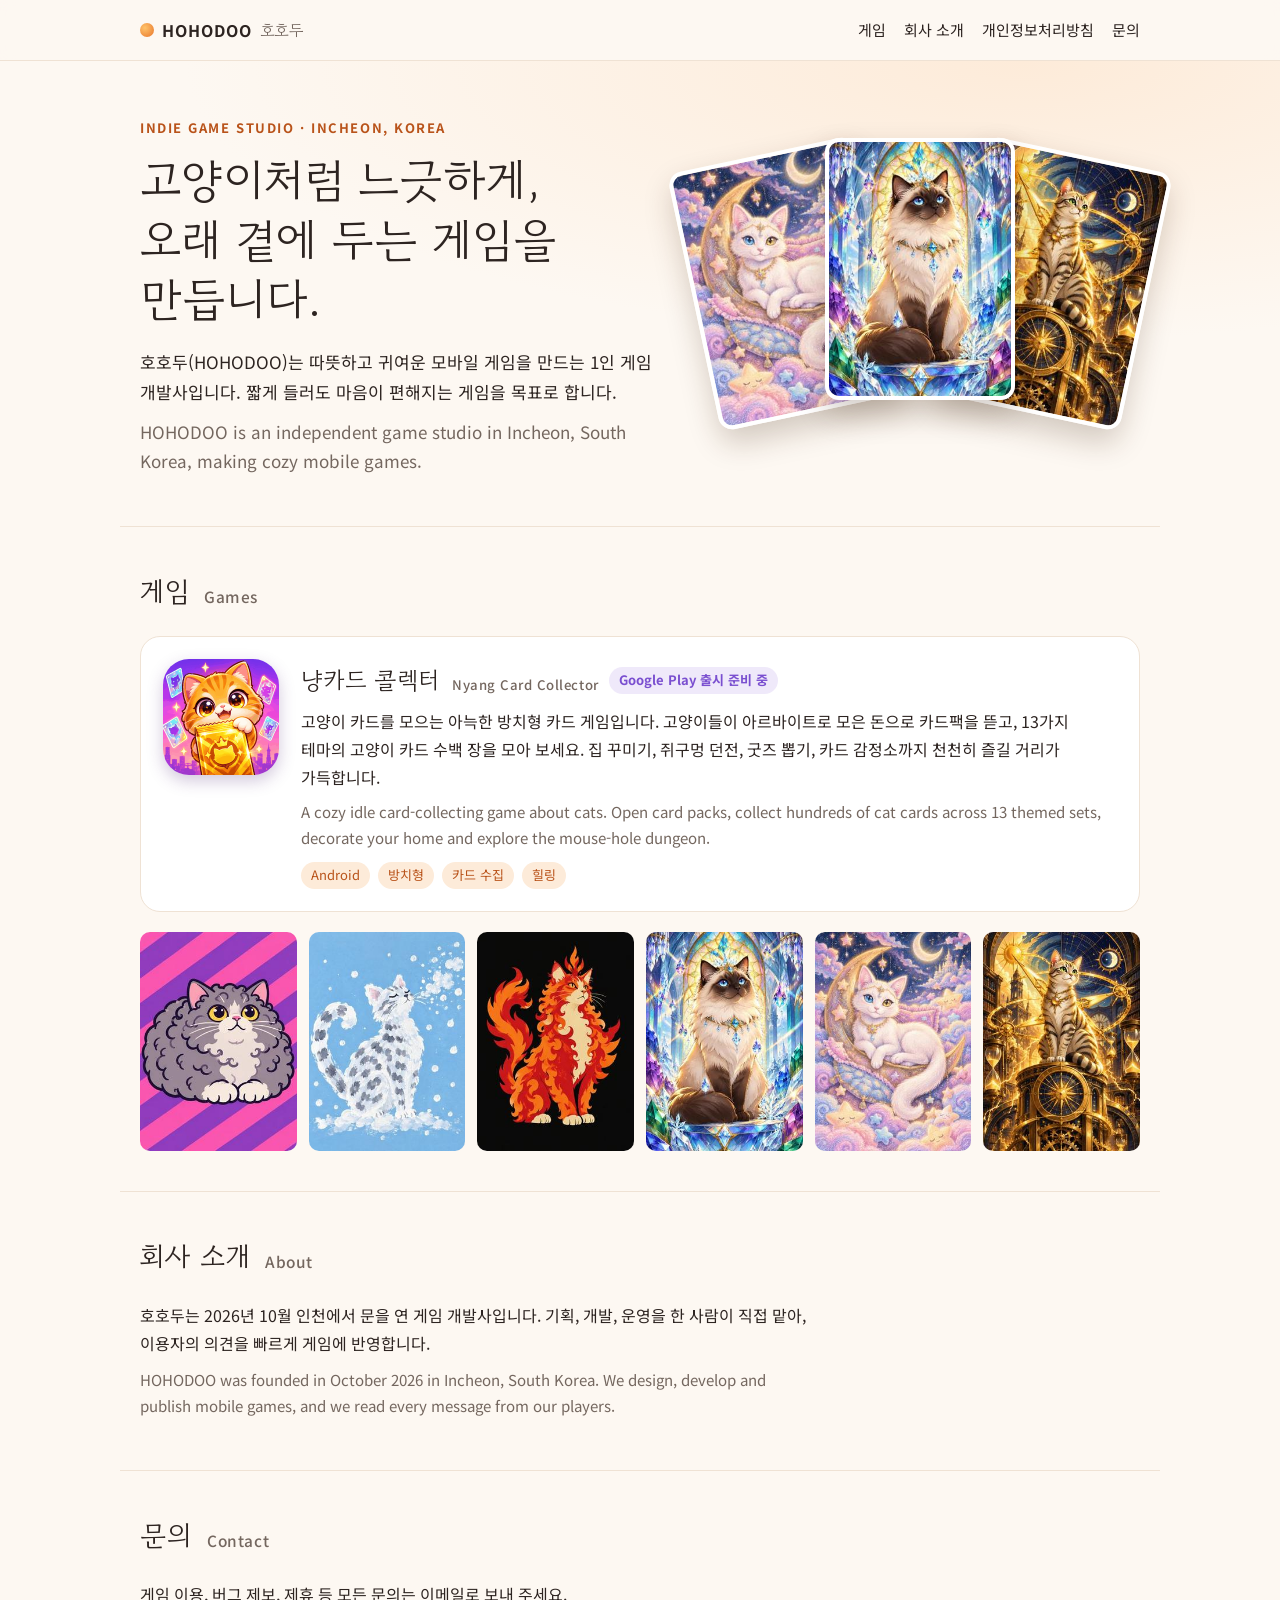
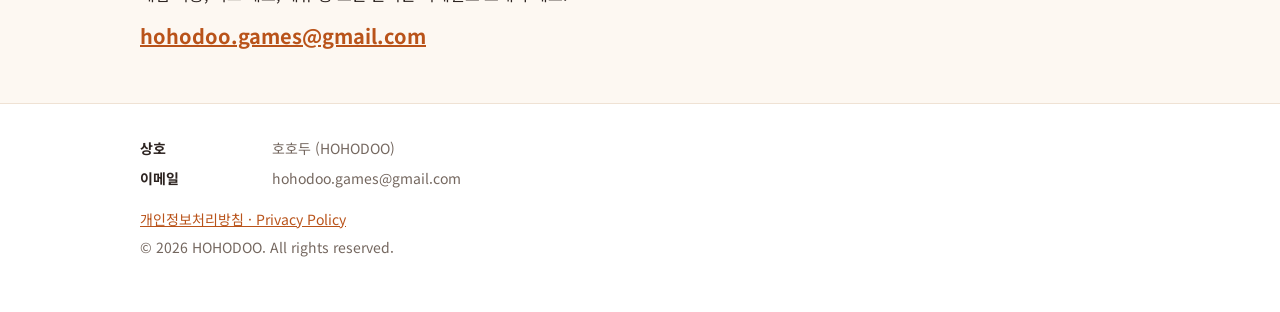
<file: index.html>
<!doctype html>
<html lang="ko">
<head>
<meta charset="utf-8">
<meta name="viewport" content="width=device-width, initial-scale=1">
<meta name="google-site-verification" content="e9im6OhCSl8MaFBB7GTH2uw45dRPwyQpyKrf-Tz8h_k" />
<title>호호두 HOHODOO</title>
<meta name="description" content="호호두(HOHODOO)는 따뜻하고 귀여운 모바일 게임을 만드는 1인 게임 개발사입니다. 대표작: 냥카드 콜렉터.">
<meta property="og:title" content="호호두 HOHODOO">
<meta property="og:description" content="따뜻하고 귀여운 모바일 게임을 만드는 1인 게임 개발사">
<meta property="og:image" content="https://hohodoo.github.io/icon.png">
<link rel="icon" href="favicon.png">
<link rel="preconnect" href="https://fonts.googleapis.com">
<link rel="preconnect" href="https://fonts.gstatic.com" crossorigin>
<link rel="stylesheet" href="https://fonts.googleapis.com/css2?family=Gowun+Dodum&family=Noto+Sans+KR:wght@400;500;700&display=swap">
<link rel="stylesheet" href="style.css">
</head>
<body>
<header class="top">
  <div class="wrap row">
    <a class="brand" href="./"><span class="dot"></span>HOHODOO <span class="ko">호호두</span></a>
    <nav>
      <a href="#games">게임</a>
      <a href="#about">회사 소개</a>
      <a href="privacy.html">개인정보처리방침</a>
      <a href="#contact">문의</a>
    </nav>
  </div>
</header>

<main>
  <section class="hero">
    <div class="wrap hero-grid">
      <div class="hero-text">
        <p class="eyebrow">INDIE GAME STUDIO · INCHEON, KOREA</p>
        <h1>고양이처럼 느긋하게,<br>오래 곁에 두는 게임을 만듭니다.</h1>
        <p class="lead">호호두(HOHODOO)는 따뜻하고 귀여운 모바일 게임을 만드는 1인 게임 개발사입니다. 짧게 들러도 마음이 편해지는 게임을 목표로 합니다.</p>
        <p class="lead en">HOHODOO is an independent game studio in Incheon, South Korea, making cozy mobile games.</p>
      </div>
      <div class="fan" aria-hidden="true">
        <img src="card_dream.jpg" alt="" class="c c1">
        <img src="card_crystal.jpg" alt="" class="c c2">
        <img src="card_time.jpg" alt="" class="c c3">
      </div>
    </div>
  </section>

  <section id="games" class="wrap block">
    <h2>게임 <span class="en-h">Games</span></h2>
    <article class="game">
      <img src="icon.png" alt="냥카드 콜렉터 아이콘" class="icon">
      <div class="game-body">
        <div class="game-head">
          <h3>냥카드 콜렉터 <span class="en-h">Nyang Card Collector</span></h3>
          <span class="badge">Google Play 출시 준비 중</span>
        </div>
        <p>고양이 카드를 모으는 아늑한 방치형 카드 게임입니다. 고양이들이 아르바이트로 모은 돈으로 카드팩을 뜯고, 13가지 테마의 고양이 카드 수백 장을 모아 보세요. 집 꾸미기, 쥐구멍 던전, 굿즈 뽑기, 카드 감정소까지 천천히 즐길 거리가 가득합니다.</p>
        <p class="en">A cozy idle card-collecting game about cats. Open card packs, collect hundreds of cat cards across 13 themed sets, decorate your home and explore the mouse-hole dungeon.</p>
        <ul class="tags">
          <li>Android</li><li>방치형</li><li>카드 수집</li><li>힐링</li>
        </ul>
      </div>
    </article>
    <div class="strip" aria-label="카드 일러스트 예시">
      <img src="card_alley.jpg" alt="골목 테마 고양이 카드">
      <img src="card_snow.jpg" alt="눈 테마 고양이 카드">
      <img src="card_volcano.jpg" alt="화산 테마 고양이 카드">
      <img src="card_crystal.jpg" alt="수정 테마 고양이 카드">
      <img src="card_dream.jpg" alt="꿈 테마 고양이 카드">
      <img src="card_time.jpg" alt="시간 테마 고양이 카드">
    </div>
  </section>

  <section id="about" class="wrap block">
    <h2>회사 소개 <span class="en-h">About</span></h2>
    <p>호호두는 2026년 10월 인천에서 문을 연 게임 개발사입니다. 기획, 개발, 운영을 한 사람이 직접 맡아, 이용자의 의견을 빠르게 게임에 반영합니다.</p>
    <p class="en">HOHODOO was founded in October 2026 in Incheon, South Korea. We design, develop and publish mobile games, and we read every message from our players.</p>
  </section>

  <section id="contact" class="wrap block">
    <h2>문의 <span class="en-h">Contact</span></h2>
    <p>게임 이용, 버그 제보, 제휴 등 모든 문의는 이메일로 보내 주세요.</p>
    <p class="mail"><a href="mailto:hohodoo.games@gmail.com">hohodoo.games@gmail.com</a></p>
  </section>
</main>

<footer class="foot">
  <div class="wrap">
    <dl class="biz">
      <div><dt>상호</dt><dd>호호두 (HOHODOO)</dd></div>
      <div><dt>이메일</dt><dd>hohodoo.games@gmail.com</dd></div>
    </dl>
    <p class="links"><a href="privacy.html">개인정보처리방침 · Privacy Policy</a></p>
    <p class="copy">© 2026 HOHODOO. All rights reserved.</p>
  </div>
</footer>
</body>
</html>
</file>
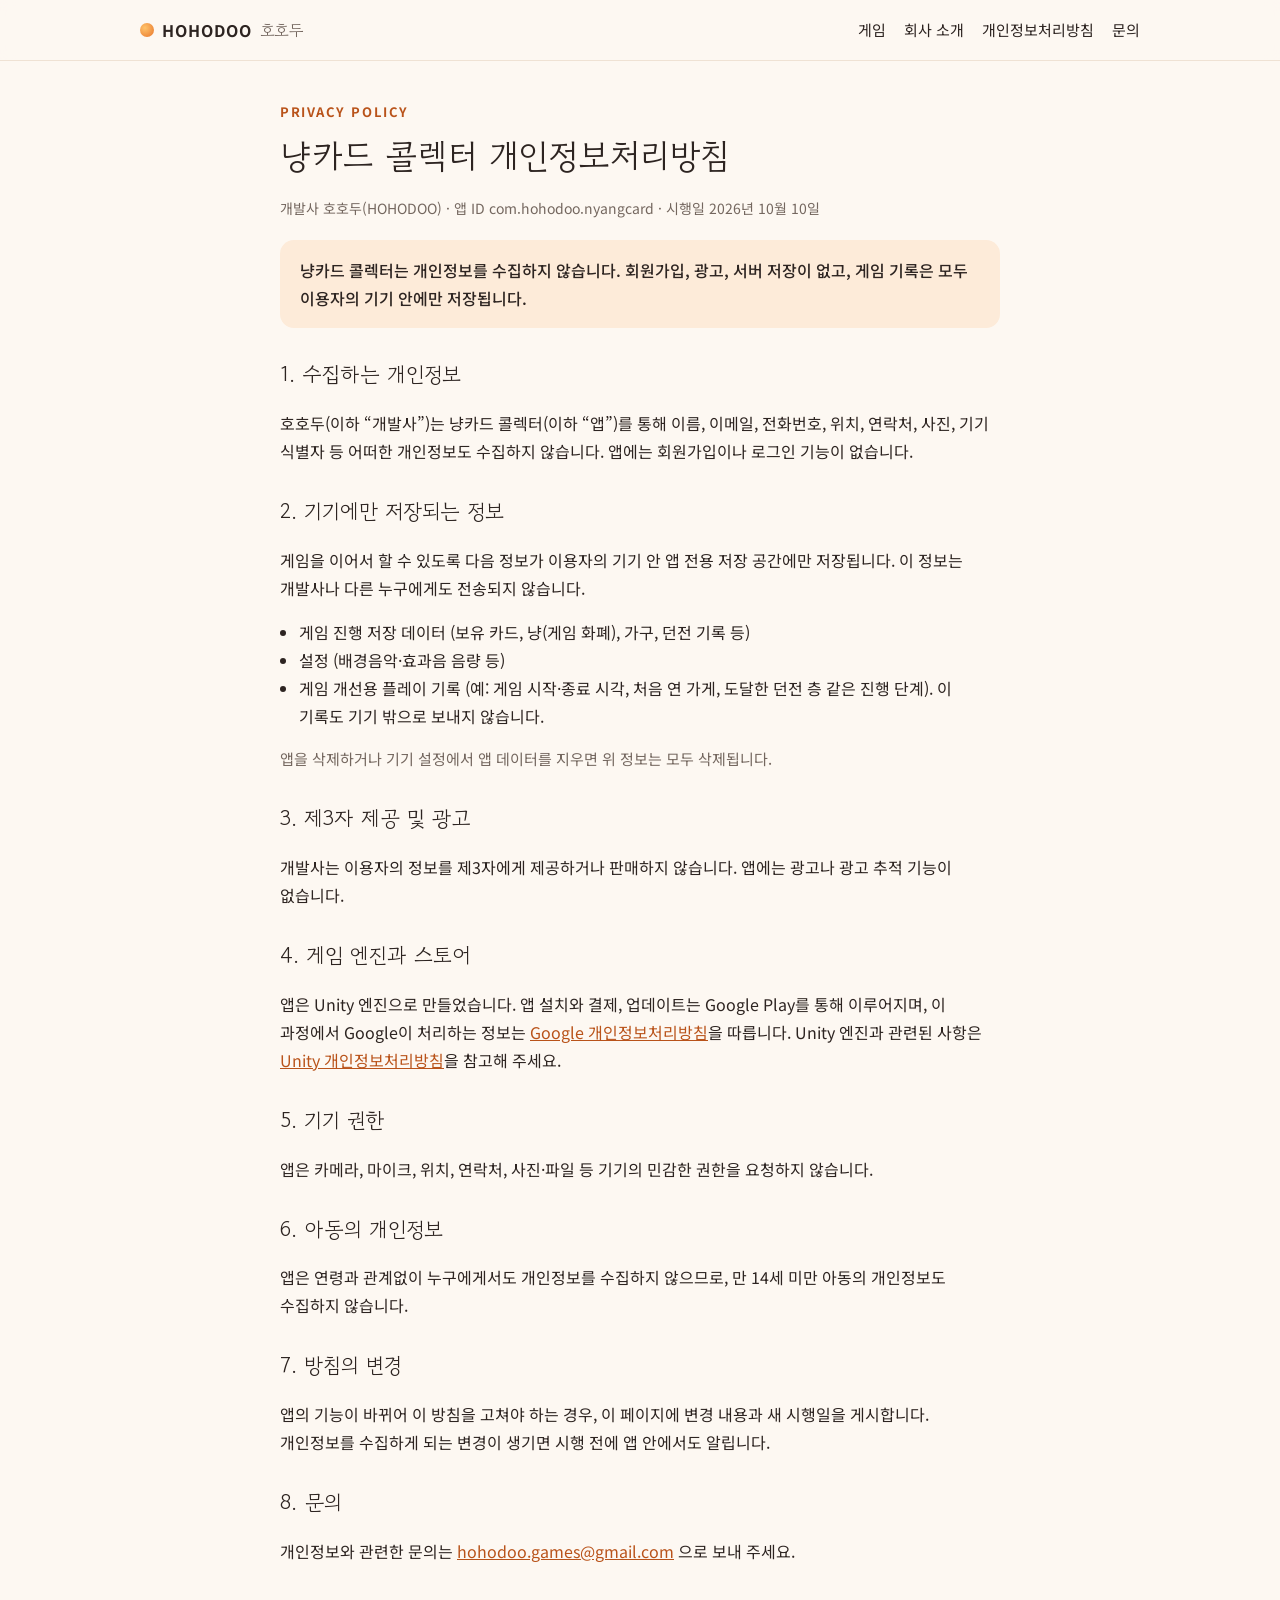
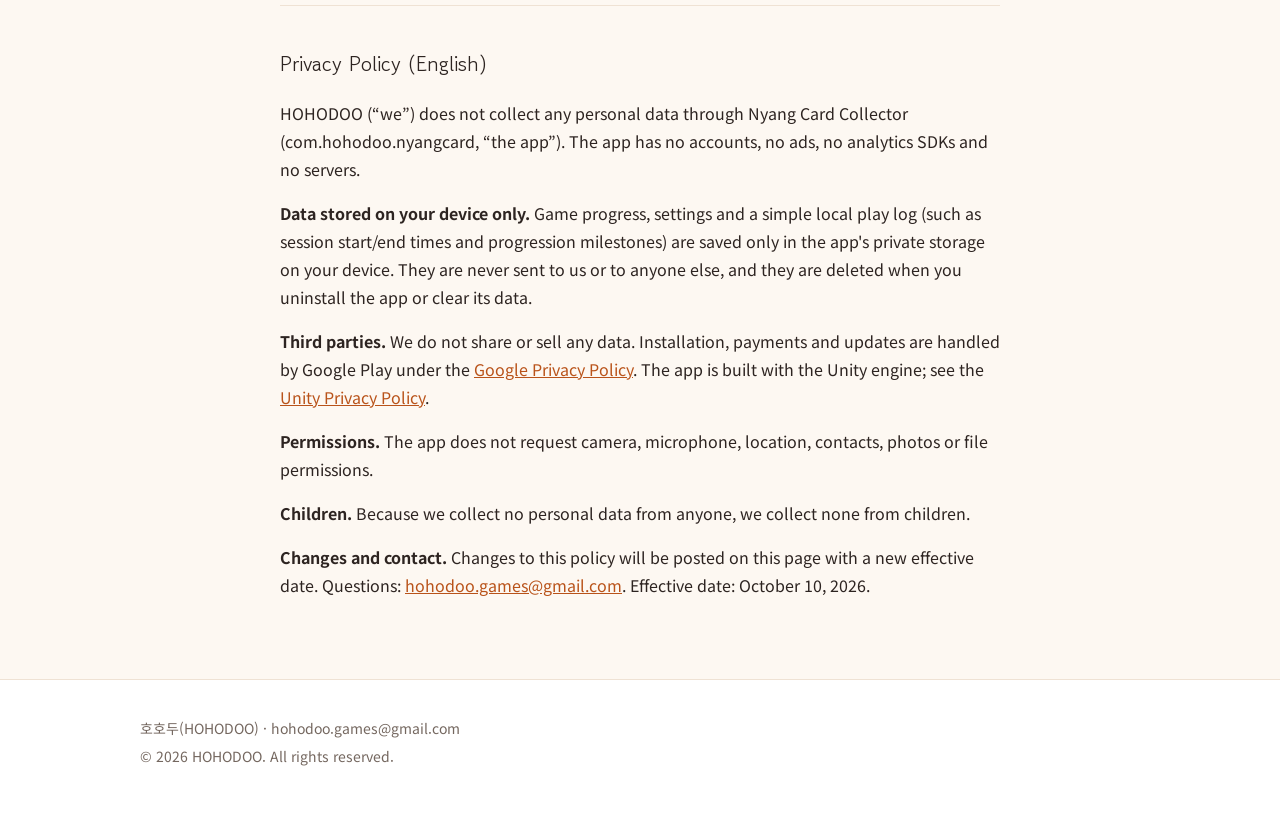
<file: privacy.html>
<!doctype html>
<html lang="ko">
<head>
<meta charset="utf-8">
<meta name="viewport" content="width=device-width, initial-scale=1">
<title>냥카드 콜렉터 개인정보처리방침 · HOHODOO</title>
<link rel="icon" href="favicon.png">
<link rel="preconnect" href="https://fonts.googleapis.com">
<link rel="preconnect" href="https://fonts.gstatic.com" crossorigin>
<link rel="stylesheet" href="https://fonts.googleapis.com/css2?family=Gowun+Dodum&family=Noto+Sans+KR:wght@400;500;700&display=swap">
<link rel="stylesheet" href="style.css">
</head>
<body>
<header class="top">
  <div class="wrap row">
    <a class="brand" href="./"><span class="dot"></span>HOHODOO <span class="ko">호호두</span></a>
    <nav>
      <a href="./#games">게임</a>
      <a href="./#about">회사 소개</a>
      <a href="privacy.html">개인정보처리방침</a>
      <a href="./#contact">문의</a>
    </nav>
  </div>
</header>

<main class="doc">
  <p class="eyebrow">PRIVACY POLICY</p>
  <h1>냥카드 콜렉터 개인정보처리방침</h1>
  <p class="meta">개발사 호호두(HOHODOO) · 앱 ID com.hohodoo.nyangcard · 시행일 2026년 10월 10일</p>

  <div class="summary">냥카드 콜렉터는 개인정보를 수집하지 않습니다. 회원가입, 광고, 서버 저장이 없고, 게임 기록은 모두 이용자의 기기 안에만 저장됩니다.</div>

  <h2>1. 수집하는 개인정보</h2>
  <p>호호두(이하 “개발사”)는 냥카드 콜렉터(이하 “앱”)를 통해 이름, 이메일, 전화번호, 위치, 연락처, 사진, 기기 식별자 등 어떠한 개인정보도 수집하지 않습니다. 앱에는 회원가입이나 로그인 기능이 없습니다.</p>

  <h2>2. 기기에만 저장되는 정보</h2>
  <p>게임을 이어서 할 수 있도록 다음 정보가 이용자의 기기 안 앱 전용 저장 공간에만 저장됩니다. 이 정보는 개발사나 다른 누구에게도 전송되지 않습니다.</p>
  <ul>
    <li>게임 진행 저장 데이터 (보유 카드, 냥(게임 화폐), 가구, 던전 기록 등)</li>
    <li>설정 (배경음악·효과음 음량 등)</li>
    <li>게임 개선용 플레이 기록 (예: 게임 시작·종료 시각, 처음 연 가게, 도달한 던전 층 같은 진행 단계). 이 기록도 기기 밖으로 보내지 않습니다.</li>
  </ul>
  <p class="en">앱을 삭제하거나 기기 설정에서 앱 데이터를 지우면 위 정보는 모두 삭제됩니다.</p>

  <h2>3. 제3자 제공 및 광고</h2>
  <p>개발사는 이용자의 정보를 제3자에게 제공하거나 판매하지 않습니다. 앱에는 광고나 광고 추적 기능이 없습니다.</p>

  <h2>4. 게임 엔진과 스토어</h2>
  <p>앱은 Unity 엔진으로 만들었습니다. 앱 설치와 결제, 업데이트는 Google Play를 통해 이루어지며, 이 과정에서 Google이 처리하는 정보는 <a href="https://policies.google.com/privacy?hl=ko" target="_blank" rel="noopener">Google 개인정보처리방침</a>을 따릅니다. Unity 엔진과 관련된 사항은 <a href="https://unity.com/legal/game-player-and-app-user-privacy-policy" target="_blank" rel="noopener">Unity 개인정보처리방침</a>을 참고해 주세요.</p>

  <h2>5. 기기 권한</h2>
  <p>앱은 카메라, 마이크, 위치, 연락처, 사진·파일 등 기기의 민감한 권한을 요청하지 않습니다.</p>

  <h2>6. 아동의 개인정보</h2>
  <p>앱은 연령과 관계없이 누구에게서도 개인정보를 수집하지 않으므로, 만 14세 미만 아동의 개인정보도 수집하지 않습니다.</p>

  <h2>7. 방침의 변경</h2>
  <p>앱의 기능이 바뀌어 이 방침을 고쳐야 하는 경우, 이 페이지에 변경 내용과 새 시행일을 게시합니다. 개인정보를 수집하게 되는 변경이 생기면 시행 전에 앱 안에서도 알립니다.</p>

  <h2>8. 문의</h2>
  <p>개인정보와 관련한 문의는 <a href="mailto:hohodoo.games@gmail.com">hohodoo.games@gmail.com</a> 으로 보내 주세요.</p>

  <hr>

  <h2 lang="en">Privacy Policy (English)</h2>
  <div lang="en">
    <p>HOHODOO (“we”) does not collect any personal data through Nyang Card Collector (com.hohodoo.nyangcard, “the app”). The app has no accounts, no ads, no analytics SDKs and no servers.</p>
    <p><strong>Data stored on your device only.</strong> Game progress, settings and a simple local play log (such as session start/end times and progression milestones) are saved only in the app's private storage on your device. They are never sent to us or to anyone else, and they are deleted when you uninstall the app or clear its data.</p>
    <p><strong>Third parties.</strong> We do not share or sell any data. Installation, payments and updates are handled by Google Play under the <a href="https://policies.google.com/privacy?hl=en" target="_blank" rel="noopener">Google Privacy Policy</a>. The app is built with the Unity engine; see the <a href="https://unity.com/legal/game-player-and-app-user-privacy-policy" target="_blank" rel="noopener">Unity Privacy Policy</a>.</p>
    <p><strong>Permissions.</strong> The app does not request camera, microphone, location, contacts, photos or file permissions.</p>
    <p><strong>Children.</strong> Because we collect no personal data from anyone, we collect none from children.</p>
    <p><strong>Changes and contact.</strong> Changes to this policy will be posted on this page with a new effective date. Questions: <a href="mailto:hohodoo.games@gmail.com">hohodoo.games@gmail.com</a>. Effective date: October 10, 2026.</p>
  </div>
</main>

<footer class="foot">
  <div class="wrap">
    <p class="copy">호호두(HOHODOO) · hohodoo.games@gmail.com</p>
    <p class="copy">© 2026 HOHODOO. All rights reserved.</p>
  </div>
</footer>
</body>
</html>
</file>
<file: style.css>
:root {
  --bg: #fdf8f2;
  --paper: #ffffff;
  --ink: #2d2421;
  --muted: #74675f;
  --line: #efe2d4;
  --accent: #e8762b;
  --accent-ink: #b9531a;
  --accent-soft: #fdebd9;
  --purple: #7a4fd0;
  --display: "Gowun Dodum", "Noto Sans KR", "Apple SD Gothic Neo", "Malgun Gothic", sans-serif;
  --body: "Noto Sans KR", "Apple SD Gothic Neo", "Malgun Gothic", sans-serif;
}
@media (prefers-color-scheme: dark) {
  :root {
    --bg: #1d1714; --paper: #27201c; --ink: #f6ece4; --muted: #bcaea4;
    --line: #3d322b; --accent: #f39a52; --accent-ink: #f6b37c; --accent-soft: #3a2a1f;
    color-scheme: dark;
  }
}
* { box-sizing: border-box; }
html { scroll-behavior: smooth; }
body {
  margin: 0;
  background: var(--bg);
  color: var(--ink);
  font-family: var(--body);
  font-size: 16px;
  line-height: 1.75;
  -webkit-font-smoothing: antialiased;
  word-break: keep-all;
  overflow-wrap: anywhere;
}
img { max-width: 100%; display: block; }
a { color: var(--accent-ink); }
a:focus-visible { outline: 2px solid var(--accent); outline-offset: 3px; border-radius: 4px; }
.wrap { max-width: 1040px; margin: 0 auto; padding-inline: 20px; }
.row { display: flex; align-items: center; justify-content: space-between; gap: 16px; flex-wrap: wrap; }
.en { color: var(--muted); font-size: 0.94em; }
.en-h { font-family: var(--body); font-size: 0.55em; color: var(--muted); font-weight: 500; letter-spacing: 0.04em; margin-left: 6px; }

/* header */
.top { position: sticky; top: 0; z-index: 5; background: color-mix(in srgb, var(--bg) 88%, transparent); backdrop-filter: blur(8px); border-bottom: 1px solid var(--line); }
.top .row { min-height: 60px; }
.brand { font-weight: 700; letter-spacing: 0.06em; color: var(--ink); text-decoration: none; display: inline-flex; align-items: center; gap: 8px; }
.brand .ko { font-family: var(--display); letter-spacing: 0; color: var(--muted); font-weight: 400; }
.dot { width: 14px; height: 14px; border-radius: 50%; background: radial-gradient(circle at 35% 35%, #ffc36b, var(--accent)); }
nav { display: flex; gap: 18px; flex-wrap: wrap; font-size: 15px; }
nav a { color: var(--ink); text-decoration: none; }
nav a:hover { color: var(--accent-ink); }

/* hero */
.hero { overflow: hidden; padding-block: 56px 40px; background: radial-gradient(1200px 400px at 80% 0%, var(--accent-soft), transparent 70%); }
.hero-grid { display: grid; grid-template-columns: 1.2fr 1fr; gap: 32px; align-items: center; }
.eyebrow { font-size: 13px; letter-spacing: 0.12em; color: var(--accent-ink); font-weight: 700; margin: 0 0 10px; }
h1 { font-family: var(--display); font-weight: 400; font-size: clamp(30px, 4.6vw, 46px); line-height: 1.3; margin: 0 0 18px; text-wrap: balance; }
.lead { font-size: 17px; margin: 0 0 10px; max-width: 34em; }
.fan { position: relative; height: 340px; }
.fan .c { position: absolute; width: 190px; border-radius: 14px; box-shadow: 0 14px 30px rgba(60, 30, 10, 0.22); border: 4px solid #fff; top: 20px; left: 50%; }
.c1 { transform: translateX(-120%) rotate(-12deg); }
.c2 { transform: translateX(-50%) translateY(-14px); z-index: 2; }
.c3 { transform: translateX(20%) rotate(12deg); }

/* blocks */
.block { padding-block: 40px; border-top: 1px solid var(--line); }
h2 { font-family: var(--display); font-weight: 400; font-size: 28px; margin: 0 0 20px; }
.block > p { max-width: 42em; margin: 0 0 10px; }
.game { display: flex; gap: 22px; background: var(--paper); border: 1px solid var(--line); border-radius: 20px; padding: 22px; }
.game .icon { width: 116px; height: 116px; border-radius: 26px; flex: none; box-shadow: 0 6px 16px rgba(80, 40, 120, 0.25); }
.game-body { min-width: 0; }
.game-head { display: flex; align-items: center; gap: 10px; flex-wrap: wrap; margin-bottom: 6px; }
h3 { font-family: var(--display); font-weight: 400; font-size: 24px; margin: 0; }
.badge { font-size: 13px; font-weight: 700; color: var(--purple); background: color-mix(in srgb, var(--purple) 12%, transparent); padding: 2px 10px; border-radius: 999px; }
.game p { margin: 0 0 8px; }
.tags { list-style: none; padding: 0; margin: 10px 0 0; display: flex; gap: 8px; flex-wrap: wrap; }
.tags li { font-size: 13px; padding: 2px 10px; border-radius: 999px; background: var(--accent-soft); color: var(--accent-ink); }
.strip { display: grid; grid-template-columns: repeat(6, 1fr); gap: 12px; margin-top: 20px; }
.strip img { border-radius: 10px; aspect-ratio: 5 / 7; object-fit: cover; width: 100%; }
.mail { font-size: 20px; font-weight: 700; }

/* footer */
.foot { border-top: 1px solid var(--line); padding-block: 32px 48px; color: var(--muted); font-size: 14px; background: var(--paper); }
.biz { display: grid; gap: 6px; margin: 0 0 16px; }
.biz div { display: grid; grid-template-columns: 120px 1fr; gap: 12px; }
.biz dt { font-weight: 700; color: var(--ink); }
.biz dd { margin: 0; }
.links, .copy { margin: 4px 0; }

/* privacy page */
.doc { max-width: 760px; margin: 0 auto; padding: 40px 20px 64px; }
.doc h1 { font-size: clamp(26px, 4vw, 34px); }
.doc .meta { color: var(--muted); font-size: 14px; margin-bottom: 20px; }
.doc .summary { background: var(--accent-soft); border-radius: 14px; padding: 16px 20px; font-weight: 500; margin-bottom: 28px; }
.doc h2 { font-size: 21px; margin: 28px 0 8px; }
.doc ul { padding-left: 1.2em; }
.doc hr { border: 0; border-top: 1px solid var(--line); margin: 40px 0; }

@media (max-width: 760px) {
  .hero-grid { grid-template-columns: 1fr; }
  .fan { height: 270px; }
  .fan .c { width: 150px; }
  .game { flex-direction: column; }
  .strip { grid-template-columns: repeat(3, 1fr); }
  .biz div { grid-template-columns: 1fr; gap: 0; }
  nav { gap: 12px; font-size: 14px; }
}
</file>
